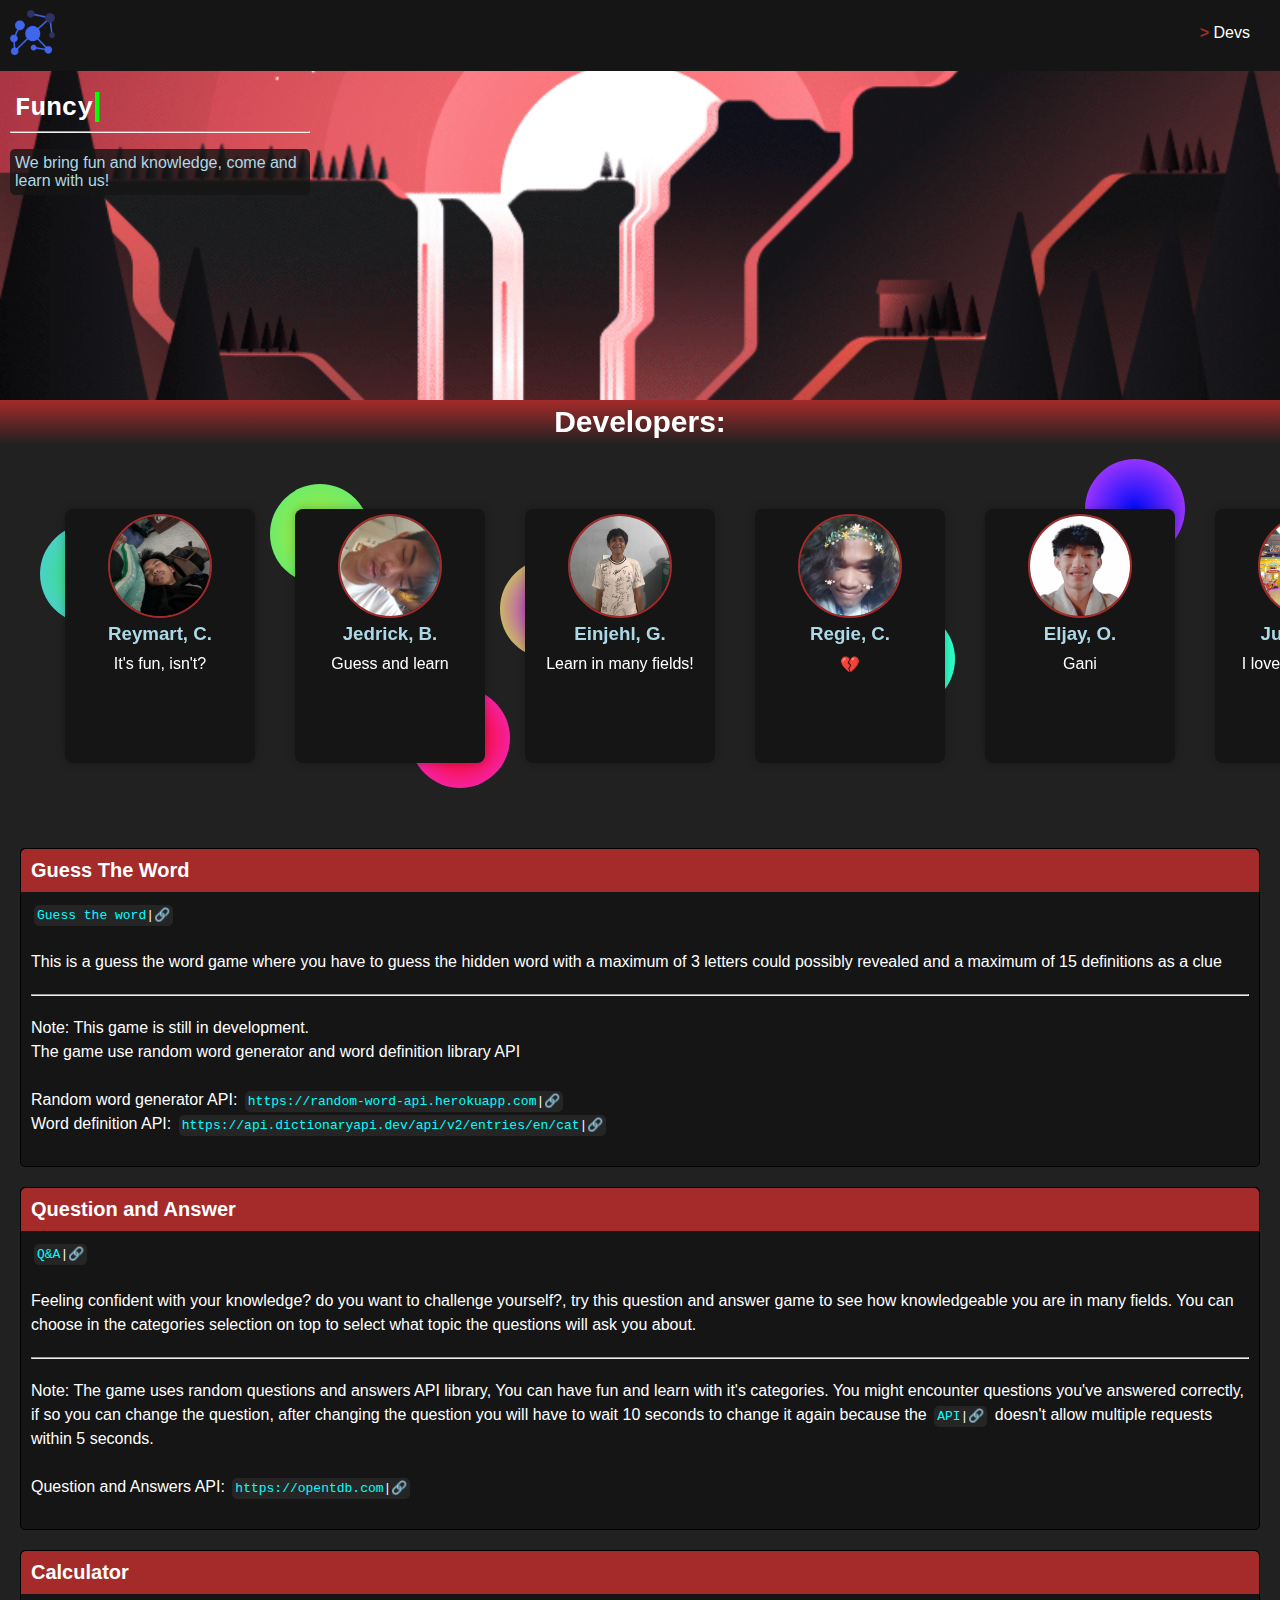
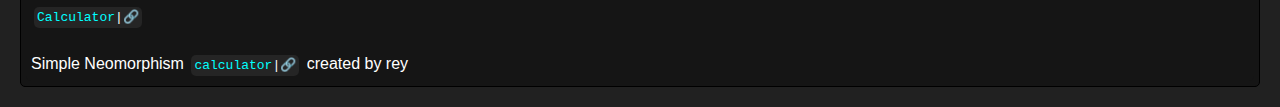
<file: index.html>
<!DOCTYPE html>
<html>
<head>
    <meta charset="UTF-8">
    <meta http-equiv="X-UA-Compatible" content="IE=7,8,edge" />
    <meta http-equiv="content-type" content="text/html;charset=UTF-8" />
    <meta name="viewport" content="width=device-width, initial-scale=1.0">
    <title>Funcy</title>
    <link rel="icon" href="/assets/cube.png" type="image/x-icon" />
    <link rel="stylesheet" href="styles/index.css" type="text/css" media="all" />
    <link rel="stylesheet" href="styles/content-style.css" type="text/css" media="all" />
    <script src="scripts/index.js" type="text/javascript" charset="utf-8"></script>
</head>
<body>

    <!-- Page content -->
    <div id="headPage">
         <header class="topbar">
        <div class="logo">
          <img src="assets/cube.png" alt="logo" />
        </div>
        <nav id="nav">
            <a href="#devs">Devs</a>
        </nav>
    </header>
      <div class="container">
        <h1 id="tit"><code id="titc">Funcy</code></h1>
        <hr />
        <p>We bring fun and knowledge, come and learn with us!</p>
      </div>
    </div>
    <h1 class="page-title">Developers:</h1>
    <div id="devs">
      <div class="card">
       <div class="circle"style="top:15px;background:radial-gradient(#33e662, #53c9ef)"></div>
       
       <div class="card-inner">
         <img src="assets/me.jpg" alt="profile" />
         <h3>Reymart, C.</h3>
         <p>It's fun, isn't?</p>
       </div>
      </div>
      <div class="card">
       <div class="circle"></div>
       <div class="circle" 
       style="background:radial-gradient(#fb0000, #f22fdf)"></div>
       <div class="card-inner">
         <img src="assets/jedrick.jpg" alt="profile" />
         <h3>Jedrick, B.</h3>
         <p>Guess and learn</p>
       </div>
      </div>
      <div class="card">
       <div class="circle" 
       style="top:50px;background:radial-gradient(#ad00fb, #d7ff2d)"></div>
       <div class="card-inner">
         <img src="assets/enjel.jpeg" alt="profile" />
         <h3>Einjehl, G.</h3>
         <p>Learn in many fields!</p>
       </div>
      </div>
      <div class="card">
       <div class="circle" 
       style="top:100px;left:100px;background:radial-gradient(#00fb8d, #44ffe1)"></div>
       <div class="card-inner">
         <img src="assets/conde.jpg" alt="profile" />
         <h3>Regie, C.</h3>
         <p>💔</p>
       </div>
      </div>
      <div class="card">
       <div class="circle" 
       style="top:-50px;left:100px;background:radial-gradient(#000bfb, #d444ff)"></div>
       <div class="circle" 
       style="left:20px;bottom:1px;background:radial-gradient(#00c3fb, #ff4467)"></div>
       <div class="card-inner">
         <img src="assets/eljay.jpeg" alt="profile" />
         <h3>Eljay, O.</h3>
         <p>Gani</p>
       </div>
      </div>
      <div class="card">
       <div class="circle" 
       style="top:50px;left:100px;background:radial-gradient(#02ff54, #ff9444)"></div>
       <div class="card-inner">
         <img src="assets/juliver.jpeg" alt="profile" />
         <h3>Jullyver, R.</h3>
         <p>I love tom's world:3</p>
       </div>
      </div>
      <div class="card">
       <div class="circle" 
       style="top:150px;left:-50px;background:radial-gradient(#ff0270, #ff4444)"></div>
       <div class="card-inner">
         <img src="assets/jasper.jpeg" alt="profile" />
         <h3>Jasper, F.</h3>
         <p>tiklop kay ryza >_<</p>
       </div>
      </div>
    </div>
    <div class="pagetype-1">
      <h1>Guess The Word</h1>
      <p>
        <a href="/pages/guesstheword.html">Guess the word</a>
        <br />
        <br />
        This is a guess the word game where you have to guess the hidden word with a maximum of 3 letters could possibly revealed and a maximum of 15 definitions as a clue
        <br />
        <hr />
        <p>Note: This game is still in development.
        <br />
        The game use random word generator and word definition library API
        <br />
        <br />
        Random word generator API: <a href="https://random-word-api.herokuapp.com">https://random-word-api.herokuapp.com</a>
        <br />
        Word definition API:
        <a href="https://api.dictionaryapi.dev/api/v2/entries/en/cat">https://api.dictionaryapi.dev/api/v2/entries/en/cat</a>
        </p>
      </p>
    </div>
    <div class="pagetype-1">
      <h1>Question and Answer</h1>
      <p>
        <a href="/pages/QandA.html">Q&A</a>
        <br />
        <br />
        Feeling confident with your knowledge? do you want to challenge yourself?, try this question and answer game to see how knowledgeable you are in many fields. You can choose in the categories selection on top to select what topic the questions will ask you about.
        <hr />
        <p>
          Note: The game uses random questions and answers API library, You can have fun and learn with it's categories. You might encounter questions you've answered correctly, if so you can change the question, after changing the question you will have to wait 10 seconds to change it again because the <a href="https://opentdb.com">API</a> doesn't allow multiple requests within 5 seconds.
          <br />
          <br />
          Question and Answers API: <a href="https://opentdb.com">https://opentdb.com</a>
        </p>
      </p>
    </div>
    <div class="pagetype-1">
      <h1>Calculator</h1>
      <p>
      <a href="/pages/calculator.html">Calculator</a>
        <br />
        <br />
        Simple Neomorphism <a href="/pages/calculator.html">calculator</a> created by rey</p>
    </div>
</body>
</html>
</file>
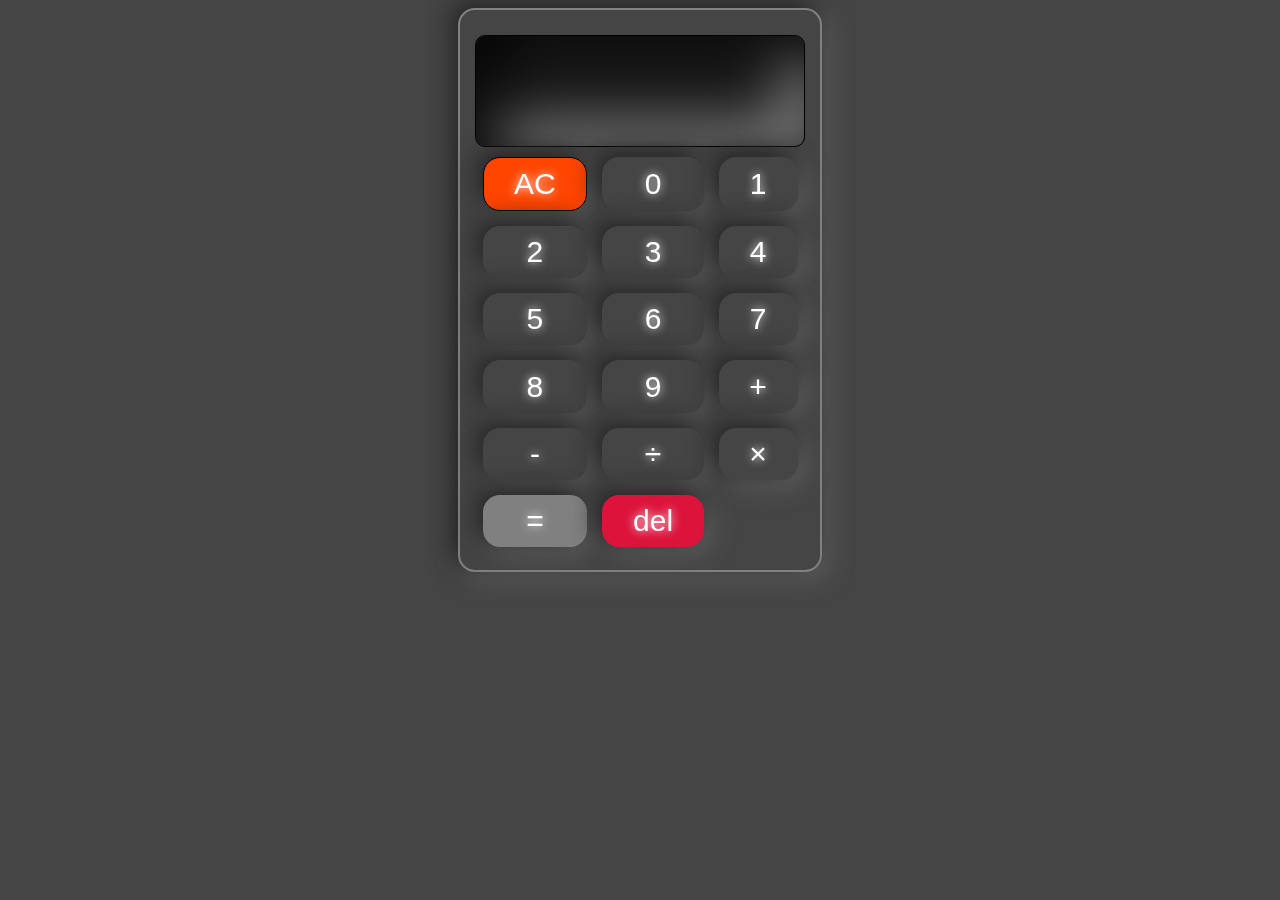
<file: pages/calculator.html>
<!DOCTYPE html>
<html>

<head>
  <meta charset="UTF-8">
  <meta name="viewport" content="width=device-width, initial-scale=1">
  <link rel="preconnect" href="https://fonts.googleapis.com">
<link rel="preconnect" href="https://fonts.gstatic.com" crossorigin>
<link href="https://fonts.googleapis.com/css2?family=Chakra+Petch:ital,wght@0,300;0,400;0,500;0,600;0,700;1,300;1,400;1,500;1,600;1,700&display=swap" rel="stylesheet">
  <title>Calculator</title>
  <style type="text/css" media="all">
  @import url('https://fonts.cdnfonts.com/css/ds-digital');
  @font-face{
    font-family: "Digital";
    src: url("/styles/dd.otf");
  }
  body{
    background-color: #454545;
  }
    #container{
      width:350px;
      height: 550px;
      margin: auto;
      align-self: center;
      background-color: red;
      border-radius: 20px;
border-radius: 17px;
background: #454545;
box-shadow:  -5px -5px 25px #1c1c1c,
             5px 5px 25px #6e6e6e;
            padding: 5px;
            border: 2px solid gray;
    }
    #display{
      background-color: beige;
      margin: 10px;
      /*width:inherit;
      height:inherit;*/
      height:100px;
      position: relative;
      top: 10px;
      border-radius: 10px;
      text-align: right;
background: #343434;
box-shadow: inset 20px 20px 60px #000000,
            inset -20px -20px 60px #ffffff;
            padding: 5px;
            font-size: 50px;
            font-family: 'Digital',sans-serif;
            color: lime;
            text-shadow: 0px 0px 15px lime;
            overflow: scroll;
            word-break: break-all;
            border: 1px solid black;
            mix-blend-mode: overlay;
    }
    /*#display::before{
      content: "_";
      color: lime;
      animation: fade 0.5s ease-in infinite alternate-reverse;
    }
    @keyframes fade{
      to {
        opacity: 0;
      }
    }*/
    #buttons{
      display: grid;
      grid-template-columns: auto auto auto;
      background-color: transparent;
      position: relative;
      width:90%;
      height: 390px;
      top: 10px;
      grid-gap: 15px;
      row-gap: 15px;
      margin: auto;
    }
    #buttons input[type=button]{
      border-radius: 10px;
      background-color: beige;
      font-size: 30px;
      border: 0px solid black;
border-radius: 17px;
background: #454545;
box-shadow:  -5px -5px 25px #1c1c1c,
             5px 5px 25px #6e6e6e;
             color: white;
             text-shadow: 0px 0px 10px white;
             transition: all .09s linear;
    }
    #buttons>input[type=button]:active{
      color: lime;
      text-shadow: 0px 0px 20px lime;
      /*font-size: 25px;*/
      transform: scale(0.9);
    }
    #clear{
      border-radius: 50px;
      background: #ffff00;
      box-shadow:  20px 20px 60px #d9d900,
             -20px -20px 60px #ffff00;
    }
  </style>
</head>

<body>
<div id="container">
  <div id="display"></div>
  <div id="buttons">
    <input style="background-color: orangered;border: 1px solid black;" type="button" id="clear" value="AC" />
    <input type="button" id="b0" value="0" />
    <input type="button" id="b1" value="1" />
    <input type="button" id="b2" value="2" />
    <input type="button" id="b3" value="3" />
    <input type="button" id="b4" value="4" />
    <input type="button" id="b5" value="5" />
    <input type="button" id="b6" value="6" />
    <input type="button" id="b7" value="7" />
    <input type="button" id="b8" value="8" />
    <input type="button" id="b9" value="9" />
    <input type="button" id="add" value="+" />
    <input type="button" id="sub" value="-" />
    <input type="button" id="div" value="÷" />
    <input type="button" id="mul" value="×" />
    <input style="background-color: gray;" type="button" id="eq" value="=" />
    <input style="background-color: crimson;" type="button" id="del" value="del" />
  </div>
</div>
</body>
<script type="text/javascript" charset="utf-8">
  
  
  var inputs = []
  
  const Operations = {
    "AC": function (value){
      inputs=[]
    },
    "+": function (value){
      inputs.push(value)
    },
    "-": function (value){
      inputs.push(value)
    },
    "÷": function (value){
      inputs.push(value)
    },
    "×": function (value){
      inputs.push(value)
    },
    "del": function (value){
      inputs.splice(inputs.length-1,1)
    },
    "=": function (value){
      const display = document.getElementById("display")
      var text = display.innerHTML.split("")
      var newtext = ""
      
      const filter = {
        "÷": "/",
        "×": "*"
      }
      
      for (x in text){
        if (filter[text[x]]){
          newtext+=filter[text[x]]
        } else {
          newtext+=text[x]
        }
      }
      
      var val = eval(new String(newtext).toString())
      display.innerHTML=`${val}`
      inputs=String(val).split("")
    }
  }
  
  
  window.addEventListener("DOMContentLoaded",function(){
    const buttons = document.getElementById("buttons")
    const childs = buttons.children
    for (x in childs){
      if (typeof(childs[x])=="object"){
        const element = childs[x]
        element.onclick=(event)=>{
          UpdateCalculator(event)
        }
      }
    }
  })
  
  function updateInput(){
    const display = document.getElementById("display")
    
    display.innerHTML=""
    for (x in inputs){
      display.innerHTML+=inputs[x]
    }
  }
  
  function UpdateCalculator (event){
    const value = event.target.value
    
    if (isNaN(parseInt(value))==true){
      if (value=="AC"){
        inputs=[]
      } else {
        
        if (isNaN(inputs.slice(-1)[0])&&value!="del"){
          console.log("cannot add multiple or empty operation")
        } else {
          if (Operations[value]!=null){
            Operations[value](value)
          }
        }
      }
      
    } else {
      inputs.push(value)
    }
    
    updateInput()
  }
  
  
</script>

</html>
</file>
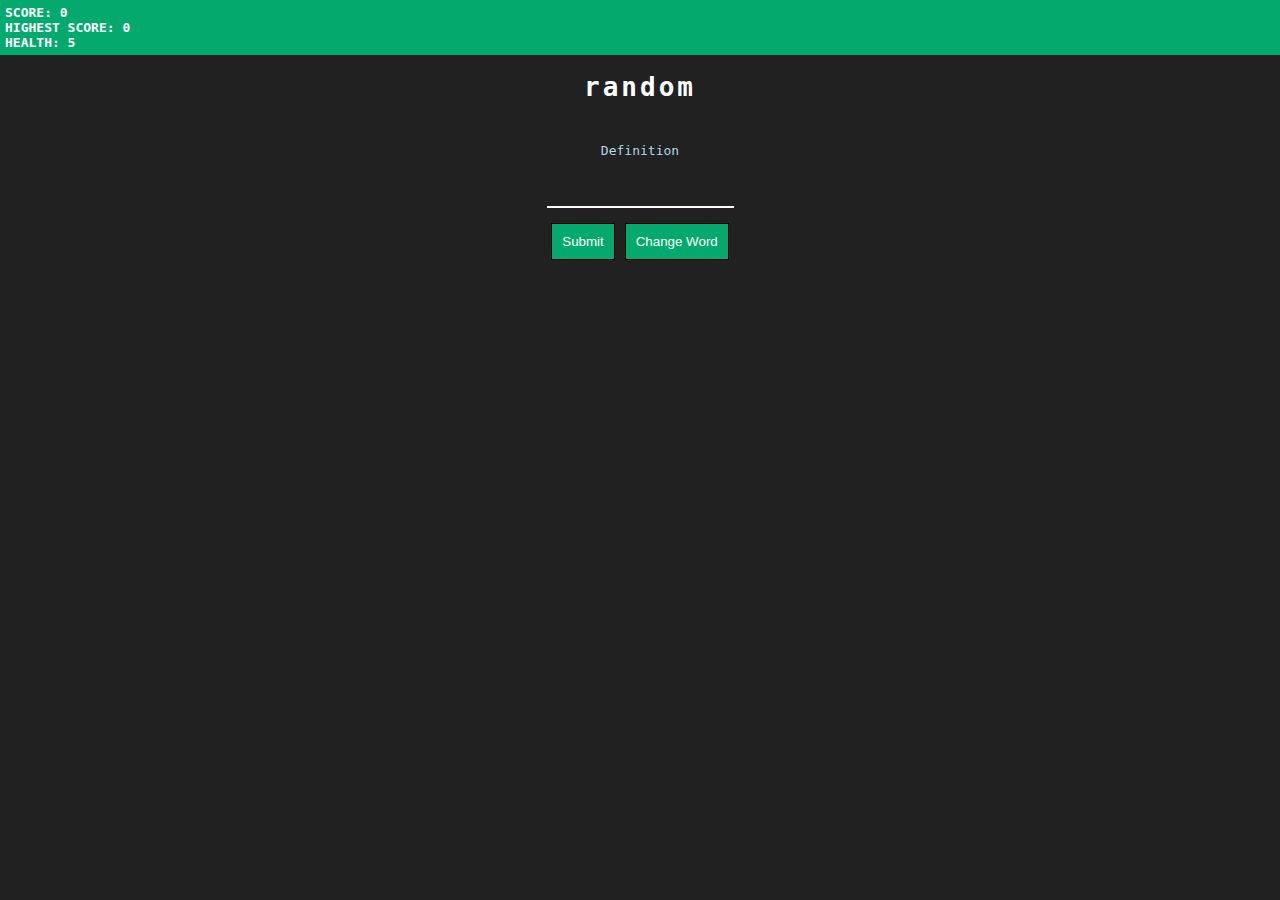
<file: pages/guesstheword.html>
<!DOCTYPE html>
<html>

<head>
  <meta charset="UTF-8">
  <meta name="viewport" content="width=device-width, initial-scale=1">
  <title>Guess the word</title>
</head>

<body>
  <audio id="effect" src="/assets/correct.mp3"></audio>
<p id="scoreboard">SCORE: 0<br>HIGHEST SCORE: 0<br>HEALTH: 5</p>
<h1 id="word">random</h1>
<p id="def">Definition</p>
<input type="text" id="answer">
<div id="container">
  <input type="button" id="submit" value="Submit" />
  <input type="button" id="reload" value="Change Word"  onclick="reset()">
</div>
</body>
<style type="text/css" media="all">
  body{
    background-color: #212121;
    margin: 0px;
    justify-content: center;
    display: flex;
    flex-direction: column;
  }
  #word{
    color:white;
    font-family: monospace;
    text-align: center;
    letter-spacing: 3px;
    transition: all .5s ease;
  }
  #def{
    color: lightblue;
    text-align: center;
    font-family: monospace;
    padding: 10px;
  }
  #scoreboard{
    color: white;
    background-color: #04AA6D;
    margin: 0px;
    padding: 5px;
    font-family: monospace;
    font-weight: bold;
  }
  #answer{
    margin: auto;
    background-color: transparent;
    outline: 0;
    border: 0px;
    color: white;
    font-family: Arial, Helvetica: ;, sans-serif;
    border-bottom: 2px solid white;
    align-self: center;
    text-align: center;
    padding: 5px;
  }
  #container{
    display: flex;
    flex-direction: row;
    align-self: center;
    margin: 10px;
  }
  #container > input[type=button]{
    background-color: #04AA6D;
    margin: 5px;
    padding: 10px;
    border-radius: 0px;
    border: 1px solid black;
    color: white;
    transition: all .5s ease;
  }
  #container > input[type=button]:active{
    transform: scale(.5);
  }
</style>
<script type="text/javascript" charset="utf-8">

var score = 0
var health = 5
const hiddenLetter = "_"
const ran = "https://random-word-api.herokuapp.com/word"
const genWord = "https://random-word-api.vercel.app/api?words=1"
const genTrivia = "https://opentdb.com/api.php?amount=1"
const triviaCat = "https://opentdb.com/api_category.php"

var rand = function(max) {
  return Math.floor(Math.random() * max);
};

window.addEventListener("DOMContentLoaded",function(){
  if (localStorage.getItem("hs")==null){
    localStorage.setItem("hs",0)
  } else {
    console.log("hs found")
  }
  updateScore()
  displayWord(genWord)
})

function updateScore(){
  const sb = document.getElementById("scoreboard")
  if (health!=0){
    sb.innerHTML = `SCORE: ${score}<br>HIGHEST SCORE: ${localStorage.getItem("hs")}<br>HEALTH: ${health}`
  } else {
    if (score>parseInt(localStorage.getItem("hs"))){
      localStorage.setItem("hs",score)
      sb.innerHTML = `SCORE: ${score}<br>HIGHEST SCORE: ${localStorage.getItem("hs")}<br>HEALTH: ${health}`
    }
    score=0
    health=5
    updateScore()
    displayWord(genWord)
  }
  
}

  function displayWord(url) {
    const word = document.getElementById("word")
    const submit = document.getElementById("submit")
    const answer = document.getElementById("answer")
    const sb=document.getElementById("scoreboard")
    const sound = document.getElementById("effect")
          return fetch(url)
              .then((response) => { 
                return response.json().then((data) => {
                  word.innerHTML=""
                  const ran1 = rand(data[0].length)
                  const ran2 = rand(data[0].length)
                  const ran3 = rand(data[0].length)
                  var text = ""
                  for (x in data[0]){
                    if (x!=ran1&&x!=ran2&&x!=ran3){
                      text+=hiddenLetter
                    } else {
                      text+=`${data[0][x]}`
                    }
                  }
                  word.innerText = text
                  displayDef(`https://api.dictionaryapi.dev/api/v2/entries/en/${data[0]}`)
                  console.log(data[0])
               submit.onclick=()=>{
                 const tr = answer.value.trim()
                 const trimed = tr.toLowerCase()
                 if (trimed!=data[0]){
                   health--
                   if (health==0){
                     word.innerText=data[0]
                   }
                   word.style.color="red"
                   word.style.scale=1.5
                   setTimeout(function(){
                     word.style.color="white"
                     word.style.scale=1
                     updateScore()
                   },500)
                 } else {
                   sound.play()
                   word.innerText=data[0]
                   word.style.color="lime"
                   word.style.scale=1.5
                   score++
                   updateScore()
                   setTimeout(function(){
                     word.style.color="white"
                     word.style.scale=1
                     displayWord(genWord)
                   },500)
                   
                   
                 } 
                 
                 answer.value=""
               }
                return data[0];
            }).catch((err) => {
                console.log(err);
            }) 
        });
      }
      
    async function getDefinition(word) {
  let response = await axios.get(`https://api.dictionaryapi.dev/api/v2/entries/en/${word}`, {
    headers: {
      "accept": "application/json"
    }
  });
  document.getElementById('def').innerHTML = response.data[0].meanings[0].definitions[0].definition;
}
      
   function displayDef(url) {
    const def = document.getElementById("def")
          return fetch(url)
              .then((response) => { 
                return response.json().then((data) => {
                  def.innerHTML=""
                 if ("message" in data){
                   def.innerText="couldn't find definition please reload or answer without definition/s"
                 } else {
                   const loc = data[0].meanings[0].definitions
                   for (item in loc){
                     def.innerHTML+=`def-${item}:<i> ${loc[item].definition}</i> <br><br>`
                   }
                 }
                
                
                return data[0];
            }).catch((err) => {
                console.log(err);
            }) 
        });
      }
      
  function reset(){
    const button = document.getElementById("reload")
    displayWord(genWord)
    button.style.visibility="hidden"
    setTimeout(function(){
      button.style.visibility="visible"
    },10000)
  }
</script>
<script type="module" charset="utf-8">
  
</script>

</html>
</file>
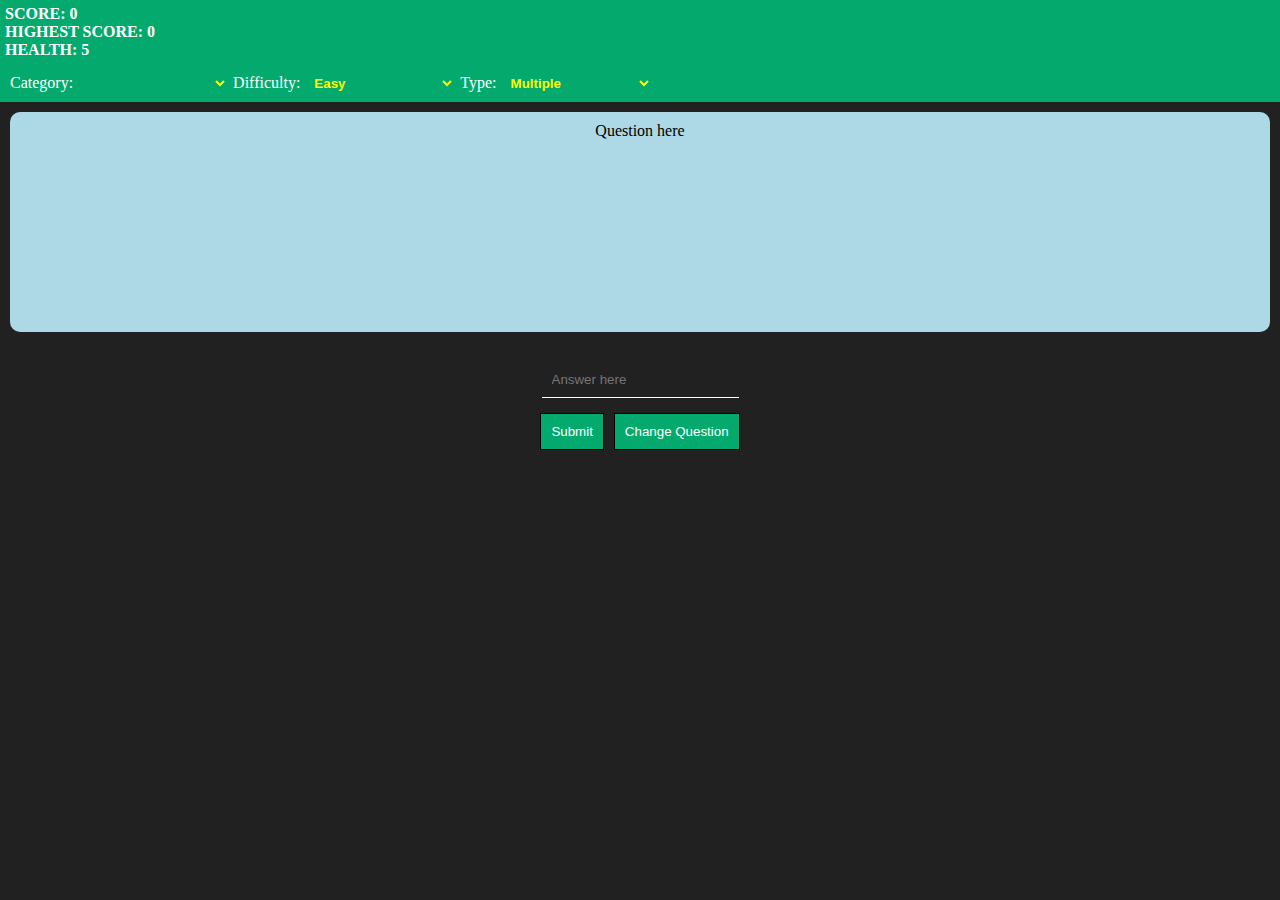
<file: pages/QandA.html>
<!DOCTYPE html>
<html>

<head>
  <meta charset="UTF-8">
  <meta name="viewport" content="width=device-width, initial-scale=1">
  <title>Q&A</title>
  <script src="/scripts/qanda.js"></script>
</head>
<style type="text/css" media="all">
  body{
    margin: 0px;
    display: flex;
    flex-direction: column;
    justify-content: center;
    background-color: #212121;
  }
  #scoreboard{
    background-color: #04AA6D;
    color: white;
    font-weight: bold;
    margin: 0px;
    padding: 5px;
  }
  #optionSection{
    display: flex;
    flex-direction: row;
    overflow: scroll;
    padding: 5px;
    background-color: #04AA6D;
    color: white;
  }
  #optionSection>label{
    padding: 5px;
    margin: 0px;
  }
  #optionSection>select{
    background-color: transparent;
    color: yellow;
    font-weight: bold;
    border: 0px solid black;
    padding: 5px;
    border-radius: 5px;
    width:150px;
  }
  #optionSection>select:focus{
    outline: none;
  }
  #mainsection{
    display: flex;
    flex-direction: column;
  }
  #word{
    text-align: center;
    padding: 10px;
    margin: 10px;
    height:200px;
    border-radius: 10px;
    background-color: lightblue;
    margin-bottom: 30px;
    transition: all .5s ease;
  }
  #answer{
    margin: auto;
    padding: 10px;
    border: none;
    color: white;
    background-color: transparent;
    border-bottom: 1px solid white;
  }
  #answer:focus{
    outline: none;
  }
  #buttonSec{
    display: flex;
    flex-direction: row;
    justify-content: center;
    margin: 10px;
  }
  #buttonSec>input[type=button]{
    padding: 10px;
    margin: 5px;
    color: white;
    border: 1px solid black;
    background-color: #04AA6D;
    transition: all .5s ease;
  }
  #buttonSec>input[type=button]:active{
    transform: scale(0.5);
  }
</style>
<body>
  <audio id="effect" src="/assets/correct.mp3"></audio>
<p id="scoreboard">SCORE: 0<br>HIGHEST SCORE: 0<br>HEALTH: 0</p>
<div id="optionSection">
<label for="category">Category: </label>
<select id="category">
  
</select>
<label for="difficulty">Difficulty: </label>
<select id="difficulty">
  <option value="easy">Easy</option>
  <option value="medium">Medium</option>
  <option value="hard">Hard</option>
</select>
<label for="type">Type: </label>
<select id="type">
  <option value="multiple">Multiple</option>
  <option value="boolean">True of False</option>
</select>
</div>
<div id="mainsection">
  <div id="word">
    Question here
  </div>
  <input type="text" id="answer" placeholder="Answer here"/>
  
  <div id="buttonSec">
    <input type="button" id="submit" value="Submit" />
    <input type="button" id="reload" value="Change Question" onclick="reset()">
  </div>
</div>
</body>

</html>
</file>
<file: styles/index.css>
body {
    margin: 0;
    font-family: Arial, sans-serif;
    background-color: #212121;
}

.topbar {
    background: #151515;
    overflow: hidden;
    margin: 0px;
    padding: 0px;
    border-radius: 0px;
}

.topbar .logo {
    float: left;
    font-size: 24px;
    font-weight: bold;
    color: #fff;
}
.topbar .logo img{
  margin: 10px;
  width: 45px;
  height: 45px;
}

.topbar nav {
    float: right;
    overflow: hidden;
    margin: 10px;
}
@media only screen and (max-width: 600px) {
  .topbar nav{
    display: flex;
    flex-direction: column;
    height: 45px;
    overflow: scroll;
    border: 1px solid white;
    border-radius: 5px;
  }
  .topbar nav a {
    border-bottom: 1px solid white;
  }
}
.topbar nav a {
    color: #fff;
    padding: 14px 20px;
    text-decoration: none;
    text-align: center;
    display: inline-block;
}

.topbar nav a:hover {
    background-color: #575757;
}
.topbar nav a::before{
  content: "> ";
  color: brown;
  font-weight: bold;
}
/* Clearfix for floating elements */
.topbar::after {
    content: "";
    display: table;
    clear: both;
}
#headPage{
  background-image: url('/assets/bg.gif');
  background-position: center;
  background-repeat: no-repeat;
  background-size: cover;
  position: relative;
  margin: 0px;
  padding: 0px;
  height: 400px;
}
body > h1,h2,h3,h4,h5,p{
  font-family: 'Arial', Sans-Serif;
}
#headPage .container>h1{
  font-weight: bold;
  text-align: left;
  margin: 5px;
}
#headPage .container>p{
  color: lightblue;
  background-color: rgba(21,21,21,0.8);
  padding: 5px;
  border-radius: 5px;
}
.container{
  background-color: rgba(0,0,0,0);
  padding: 10px;
  max-width: 300px;
  overflow: hidden;
}
.card {
  width: 190px;
  height: 254px;
  transition: all .5s;
  position: relative;
  cursor: pointer;
  z-index: 1;
}

.card-inner {
  width: inherit;
  height: inherit;
  display: flex;
  flex-direction: column;
  background: #151515;
  box-shadow: 0 0 10px rgba(0,0,0,0.25);
  border-radius: 8px;
  z-index: 2;
}

.card:hover {
  transform: scale(0.9);
  border: 0px solid white;
  border-radius: 10px
}
.card:hover .circle{
  border: 2px solid white;
}
.circle {
  width: 100px;
  height: 100px;
  background: radial-gradient(#b0e633, #53ef7d);
  border-radius: 50%;
  position: absolute;
  animation: move-up6 2s ease-in infinite alternate-reverse;
  z-index: -1;
}

.circle:nth-child(1) {
  top: -25px;
  left: -25px;
}

.circle:nth-child(2) {
  @random-margin: `Math.random() * 100`;
  bottom: -25px;
  right: -25px;
  animation-name: move-down1;
}


@keyframes move-up6 {
  to {
    transform: translateY(-10px);
  }
}

@keyframes move-down1 {
  to {
    transform: translateY(10px);
  }
}
#devs{
  background-color: #212121;
  display: flex;
  flex-direction: row;
  padding: 45px;
  max-width: 100%;
  overflow: scroll;
}
#devs .card{
  margin: 20px;
}
#devs .card-inner>img{
  width: 100px;
  height: 100px;
  align-self: center;
  margin: 5px;
  border-radius: 100px;
  border: 2px solid brown;
  object-fit: cover;
}
#devs .card-inner>h3{
  text-align: center;
  margin: 0px;
  color: lightblue;
}
#devs .card-inner>p{
  text-align: center;
  color: white;
  background: transparent;
  margin: 5px;
  padding: 5px;
}
#tit{
  color: white;
  font-family: monospace;
}
#tit::after{
  content: "|";
  color: lime;
  font-family: Arial, Helvetica, sans-serif;
  animation: fade 0.5s ease-in infinite alternate-reverse;
}
@keyframes fade{
  to {
    opacity: 0;
  }
}
#pagesec{
  background-color: red;
}
</file>
<file: styles/content-style.css>
.pagetype-1{
  margin: 20px;
  border: 1px solid black;
  border-radius: 5px;
  background-color: #151515;
  display: flex;
  flex-direction: column;
  overflow: hidden;
  max-height: 100%;
  max-width: 100%;
}
.pagetype-1 h1{
  padding: 10px;
  margin: 0px;
  background-color: brown;
  border-top-right-radius: 5px;
  border-top-left-radius: 5px;
  color: white;
  font-size: 20px;
}
.pagetype-1 p{
  margin: 5px;
  background-color: #151515;
  border-bottom-right-radius: 5px;
  border-bottom-left-radius: 5px;
  color: white;
  padding: 5px;
  line-height: 1.5;
}
.pagetype-1 hr{
  margin: 10px;
  background-color: transparent;
}
.pagetype-1 a{
  text-decoration: none;
  color: cyan;
  font-family: monospace;
  background-color: #252525;
  word-break: break-word;
  padding: 3px;
  margin: 3px;
  border-radius: 5px;
}
.pagetype-1 a::after{
  content: "|🔗";
  color: white;
}
.page-title{
  color: white;
  padding: 5px;
  margin: 0px;
  font-size: 30px;
  font-weight: bold;
  text-align: center;
  font-family: Impact, Haettenschweiler, 'Arial Narrow Bold', sans-serif;
  border: 0px solid black;
  background: linear-gradient(brown,#212121);
  z-index: -1;
}
</file>
